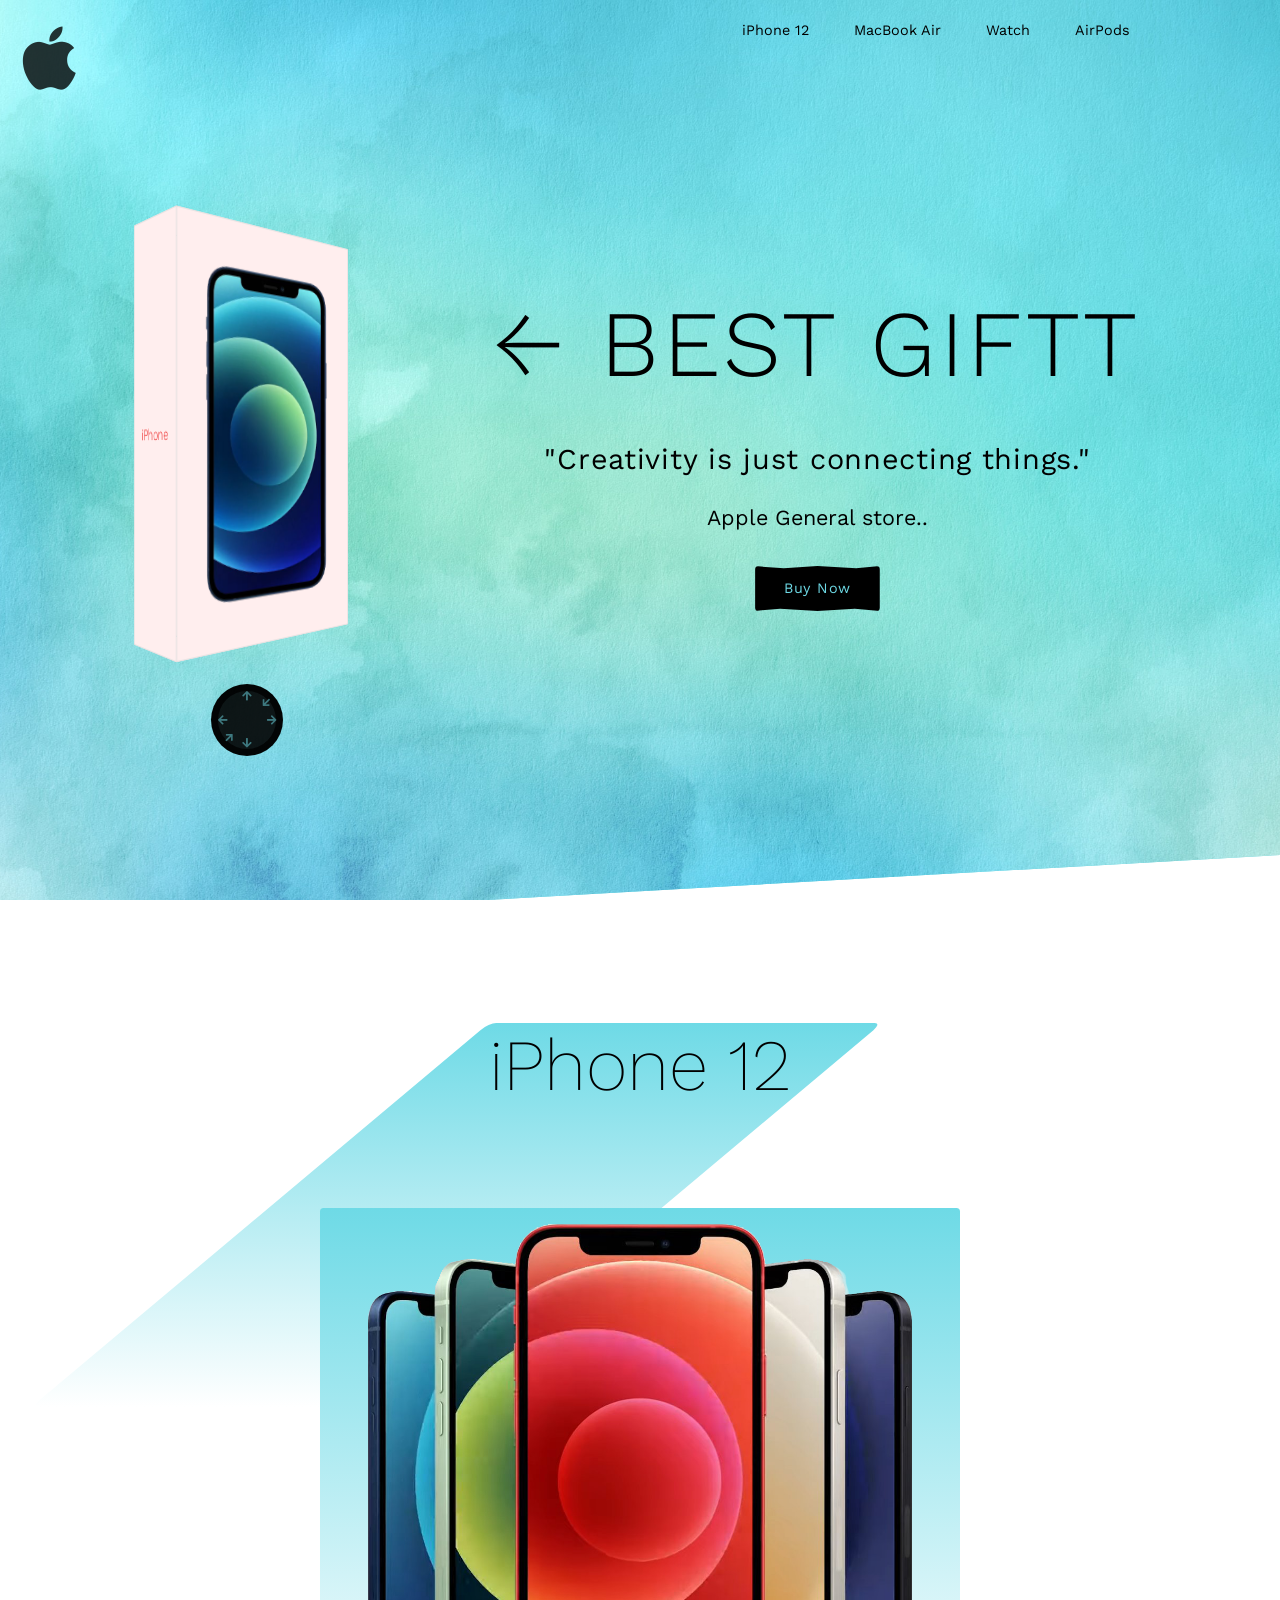
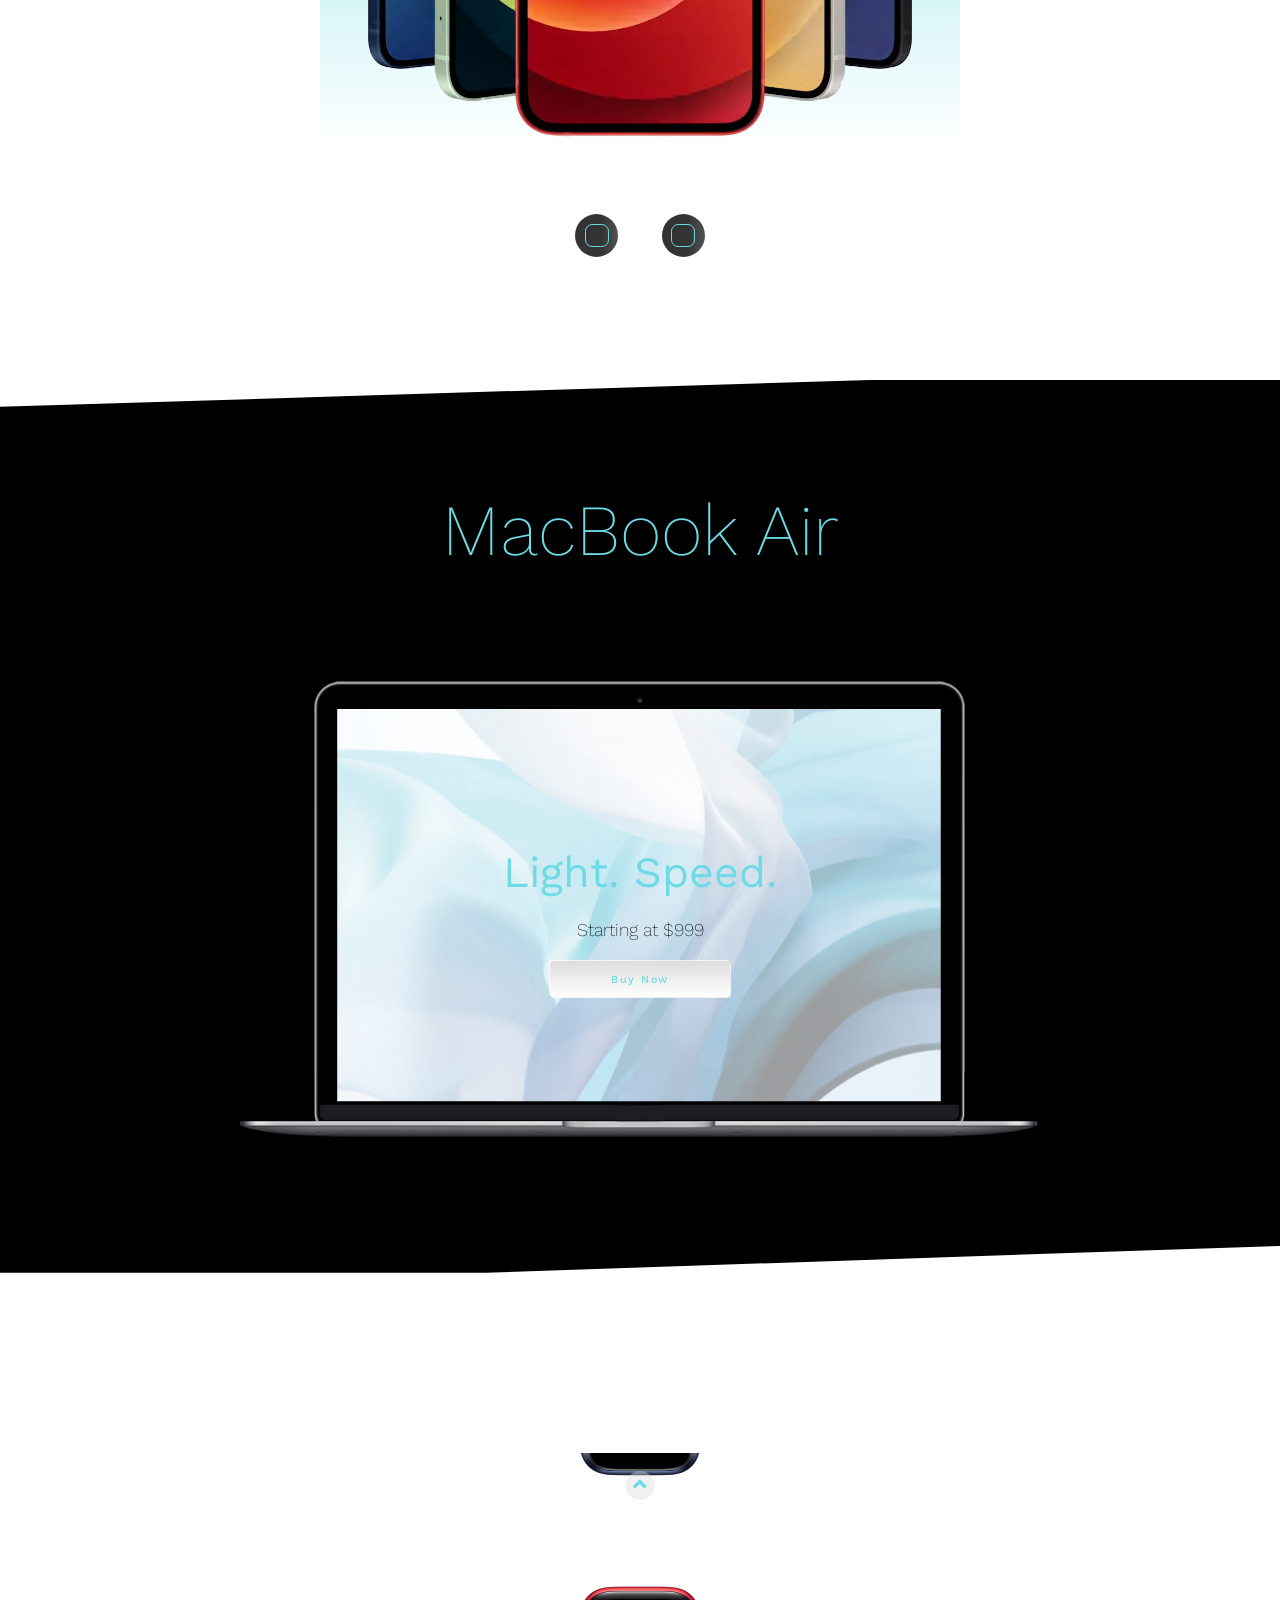
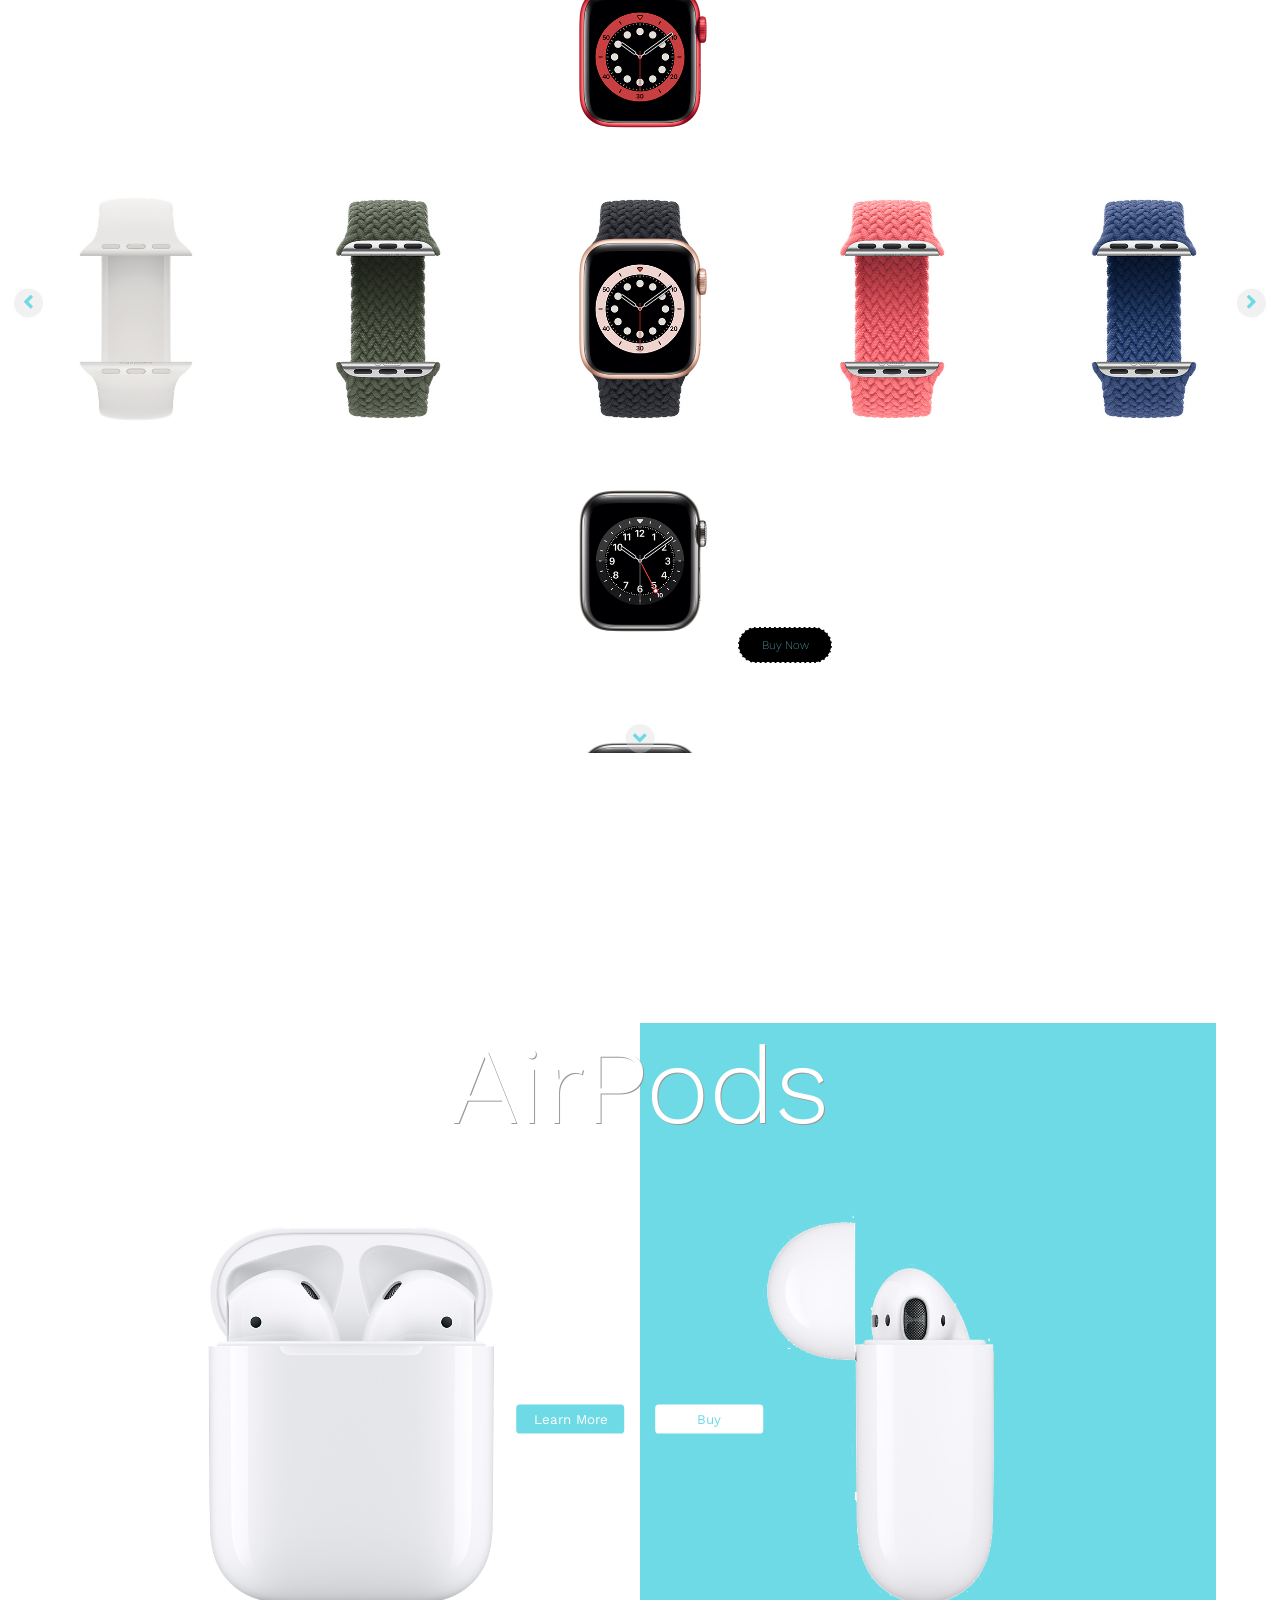
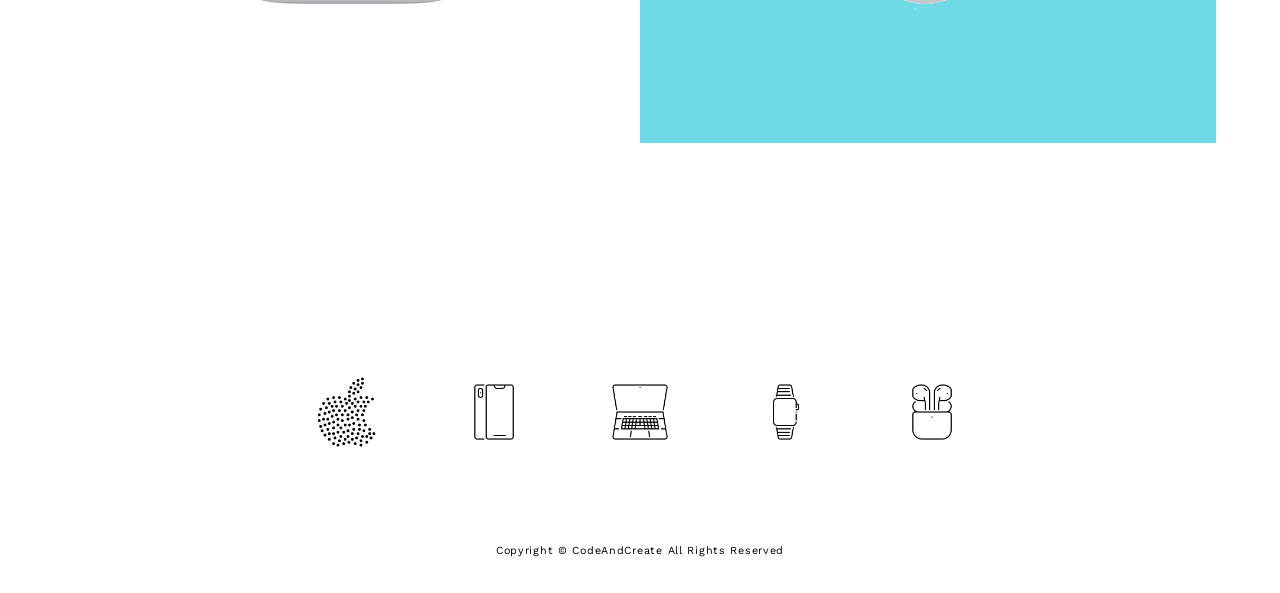
<file: Final Files/index.html>
<!DOCTYPE html>
<html lang="en" xmlns:mso="urn:schemas-microsoft-com:office:office" xmlns:msdt="uuid:C2F41010-65B3-11d1-A29F-00AA00C14882">
<head>
    <meta charset="UTF-8">
    <meta name="viewport" content="width=device-width, initial-scale=1.0">
    <title></title>
    <link rel="shortcut icon" href="images/Icons/home-icon.png">
    <link rel="stylesheet" href="style.css">
    <link rel="stylesheet" href="https://cdnjs.cloudflare.com/ajax/libs/font-awesome/5.15.1/css/all.min.css">

<!--[if gte mso 9]><xml>
<mso:CustomDocumentProperties>
<mso:display_urn_x003a_schemas-microsoft-com_x003a_office_x003a_office_x0023_Editor msdt:dt="string">Clara Joseph</mso:display_urn_x003a_schemas-microsoft-com_x003a_office_x003a_office_x0023_Editor>
<mso:Order msdt:dt="string">978500.000000000</mso:Order>
<mso:ComplianceAssetId msdt:dt="string"></mso:ComplianceAssetId>
<mso:SharedWithUsers msdt:dt="string"></mso:SharedWithUsers>
<mso:_ExtendedDescription msdt:dt="string"></mso:_ExtendedDescription>
<mso:display_urn_x003a_schemas-microsoft-com_x003a_office_x003a_office_x0023_Author msdt:dt="string">Clara Joseph</mso:display_urn_x003a_schemas-microsoft-com_x003a_office_x003a_office_x0023_Author>
<mso:ContentTypeId msdt:dt="string">0x0101007AF853F3FE6B504C915F2343DFBD0DA8</mso:ContentTypeId>
<mso:_SourceUrl msdt:dt="string"></mso:_SourceUrl>
<mso:_SharedFileIndex msdt:dt="string"></mso:_SharedFileIndex>
<mso:MediaLengthInSeconds msdt:dt="string"></mso:MediaLengthInSeconds>
</mso:CustomDocumentProperties>
</xml><![endif]-->
</head>
<body>
    <div class="container">
        <!-- Section 1 -->
        <section class="section-1" id="section-1">
            <!-- Logo -->
            <a href="#" class="logo">
                <i class="fab fa-apple"></i>
            </a>
            <!--End of Logo -->

            <!-- Navbar -->
            <nav class="navbar">
                <a href="#section-2" class="navbar-link">iPhone 12</a>
                <a href="#section-3" class="navbar-link">MacBook Air</a>
                <a href="#section-3" class="navbar-link">Watch</a>
                <a href="#section-4" class="navbar-link">AirPods</a>
            </nav>
            <!-- End of Navbar -->

            <!-- Cube -->
            <div class="cube-wrapper">
                <div class="cube">
                    <div class="front-side">
                        <img src="images/iphone.png">
                    </div>
                    <div class="back-side center">
                        <i class="fab fa-apple"></i>
                    </div>
                </div>

                <!-- Controls -->
                <div class="controls">
                    <a href="#" class="top-x-control">
                        <i class="fas fa-arrow-up "></i>
                    </a>
                    <a href="#" class="bottom-x-control">
                        <i class="fas fa-arrow-down "></i>
                    </a>
                    <a href="#" class="left-y-control">
                        <i class="fas fa-arrow-left "></i>
                    </a>
                    <a href="#" class="right-y-control">
                        <i class="fas fa-arrow-right "></i>
                    </a>
                    <a href="#" class="top-z-control">
                        <i class="fas fa-arrow-down "></i>
                    </a>
                    <a href="#" class="bottom-z-control">
                        <i class="fas fa-arrow-up "></i>
                    </a>
                </div>
                <!-- End of Controls -->
            </div>
            <!-- End of Cube -->

            <!-- Banner -->
            <div class="section-1-banner center">
                <h1>&#8592; Best Giftt</h1>
                <p>"Creativity is just connecting things."</p>
                <span> Apple General store..</span>
                <button type="button">Buy Now</button>
            </div>
            <!-- End of Banner -->

            <!-- Slideshow -->
            <div class="slideshow"></div>
            <!-- End of Slideshow -->
        </section>
        <!-- End of Section 1 -->

        <!-- Section 2 -->
        <section class="section-2" id="section-2">
            <!-- Section 2 Heading -->
            <h1 class="section-2-heading">iPhone 12</h1>
            <!-- End of Section 2 Heading -->

            <!-- Section 2 Images -->
            <div class="iphones">
                <img src="images/iPhones/iphones-1-img.png" class="iphone-img-1">
                <img src="images/iPhones/iphones-2-img.png" class="iphone-img-2">
            </div>
            <!-- End of Section 2 Images -->

            <!-- Section 2 Buttons -->
            <div class="iphone-btns">
                <a href="#" class="iphone-btn center"><span>Learn More</span></a>
                <a href="#" class="iphone-btn center"><span>Shop</span></a>
            </div>
            <!-- End of Section 2 Buttons -->
        </section>
        <!-- End of Section 2 -->

        <!-- Section 3 -->
        <section class="section-3 center" id="section-3">
            <!-- Section 3 Heading -->
            <h1 class="section-3-heading">MacBook Air</h1>
            <!-- End of Section 3 Heading -->

            <!-- Section 3 Content -->
            <div class="section-3-content center">
                <!-- Section 3 Images -->
                <img src="images/MacBook/macbook-screen.png" class="macbook-img-1">
                <img src="images/MacBook/macbook-keyboard.png" class="macbook-img-2">
                <!-- End of Section 3 Images -->

                <!-- Section 3 Loading -->
                <div class="loading-wrapper">
                    <div class="loading center">
                        <i class="fab fa-apple"></i>
                        <div class="progress-bar"></div>
                    </div>
                </div>
                <!-- End of Section 3 Loading -->

                <!-- Section 3 Info -->
                <div class="macbook-info">
                    <h2 class="macbook-info-heading">Light. Speed.</h2>
                    <p class="macbook-price">Starting at $999</p>
                    <button class="macbook-btn">Buy Now</button>
                </div>
                <!-- End of Section 3 Info -->
            </div>
            <!-- End of Section 3 Content -->
        </section>
        <!-- End of Section 3 -->

        <!-- Section 4 -->
        <section class="section-4 center" id="section-4">
            <!-- Section 4 Watches -->
            <div class="watches center">
                <!-- Watch Bands -->
                <div class="watch-bands center">
                    <img src="images/watches/watch-band-1.jpg" class="watch-band-img">
                    <img src="images/watches/watch-band-2.jpg" class="watch-band-img">
                    <img src="images/watches/watch-band-3.jpg" class="watch-band-img">
                    <img src="images/watches/watch-band-4.jpg" class="watch-band-img">
                    <img src="images/watches/watch-band-5.jpg" class="watch-band-img">
                    <img src="images/watches/watch-band-6.jpg" class="watch-band-img">
                    <img src="images/watches/watch-band-7.jpg" class="watch-band-img">
                    <img src="images/watches/watch-band-8.jpg" class="watch-band-img">
                    <img src="images/watches/watch-band-9.jpg" class="watch-band-img">
                </div>
                <!-- End of Watch Bands -->

                <!-- Watch Cases -->
                <div class="watch-cases center">
                    <img src="images/watches/watch-case-1.png" class="watch-case-img">
                    <img src="images/watches/watch-case-2.png" class="watch-case-img">
                    <img src="images/watches/watch-case-3.png" class="watch-case-img">
                    <img src="images/watches/watch-case-4.png" class="watch-case-img">
                    <img src="images/watches/watch-case-5.png" class="watch-case-img">
                    <img src="images/watches/watch-case-6.png" class="watch-case-img">
                    <img src="images/watches/watch-case-7.png" class="watch-case-img">
                    <img src="images/watches/watch-case-8.png" class="watch-case-img">
                    <img src="images/watches/watch-case-9.png" class="watch-case-img">
                </div>
                <!-- End of Watch Cases -->
            </div>
            <!-- End of Section 4 Watches -->

            <!-- Watch Controls -->
            <a href="#" class="watch-control watch-top-control center">
                <i class="fas fa-angle-up"></i>
            </a>
            <a href="#" class="watch-control watch-right-control center">
                <i class="fas fa-angle-right"></i>
            </a>
            <a href="#" class="watch-control watch-bottom-control center">
                <i class="fas fa-angle-down"></i>
            </a>
            <a href="#" class="watch-control watch-left-control center">
                <i class="fas fa-angle-left"></i>
            </a>
            <!-- End of Watch Controls -->

            <!-- Watch Button -->
            <button class="watch-btn">Buy Now</button>
            <!-- End of Watch Button -->
        </section>
        <!-- End of Section 4 -->

        <!-- Section 5 -->
        <section class="section-5 center" id="section-5">
            <!-- Section 5 Content -->
            <div class="airpods">
                <!-- Section 5 Heading -->
                <h1 class="section-5-heading">AirPods</h1>
                <!-- End of Section 5 Heading -->

                <!-- Section 5 Images -->
                <img src="images/AirPods/airpods-1.png" class="airpods-img-1">
                <img src="images/AirPods/airpods-2.png" class="airpods-img-2">
                <!-- End of Section 5 Images -->

                <!-- Section 5 Buttons -->
                <div class="airpods-buttons">
                    <button class="airpods-btn">Learn More</button>
                    <button class="airpods-btn">Buy</button>
                </div>
                <!-- End of Section 5 Buttons -->
            </div>
            <!-- End of Section 5 Content -->
        </section>
        <!-- End of Section 5 -->

        <!-- Section 6 -->
        <section class="section-6 center">
            <div class="section-6-icons">
                <a href="#section-1" class="icon-link">
                    <img src="images/Icons/home-icon.png">
                </a>
                <a href="#section-2" class="icon-link">
                    <img src="images/Icons/iphone-icon.png">
                </a>
                <a href="#section-3" class="icon-link">
                    <img src="images/Icons/macbook-icon.png">
                </a>
                <a href="#section-4" class="icon-link">
                    <img src="images/Icons/watch-icon.png">
                </a>
                <a href="#section-5" class="icon-link">
                    <img src="images/Icons/airpods-icon.png">
                </a>
            </div>
            <p class="copyright">Copyright &copy; CodeAndCreate All Rights Reserved</p>
        </section>
        <!-- End of Section 6 -->
    </div>
    <script src="script.js"></script>
</body>
</html>
</file>
<file: Final Files/style.css>
@import url("https://fonts.googleapis.com/css2?family=Work+Sans:wght@100;200;300;400;500;600;700;800;900&display=swap");

/* Common Styles */
* {
  margin: 0;
  padding: 0;
  box-sizing: border-box;
  list-style-type: none;
  outline: none;
  text-decoration: none;
  font-family: "Work Sans", sans-serif;
}

html {
  font-size: 62.5%;
  scroll-behavior: smooth;
}

:root {
  --primary-color: #6edae6;
  --white-color: #fff;
  --black-color: #000;
}

.center {
  display: flex;
  justify-content: center;
  align-items: center;
}
/* End of Common Styles */

/* Section 1 */
.section-1 {
  width: 100%;
  height: 100vh;
  background-color: var(--primary-color);
  display: flex;
  align-items: center;
  justify-content: space-evenly;
  clip-path: polygon(100% 0, 100% 95%, 38% 100%, 0 100%, 0 0);
  position: relative;
}

/* Logo */
.logo {
  position: absolute;
  top: 3rem;
  left: 3rem;
}

.logo i {
  font-size: 10rem;
  color: rgba(0, 0, 0, 0.8);
}
/* End of Logo */

/* Navbar */
.navbar {
  position: absolute;
  top: 3rem;
  right: 10%;
}

.navbar-link {
  font-size: 2rem;
  display: inline-block;
  margin: 0 3rem;
  color: var(--black-color);
  transition: transform 0.5s;
}

.navbar-link:hover {
  transform: scale(1.5);
}
/* End of Navbar */

/* Cube */
.cube-wrapper {
  perspective: 100rem;
}

.cube {
  width: 30rem;
  height: 55rem;
  transform-style: preserve-3d;
  transform: rotateX(0) rotateY(20deg) rotateZ(0);
  position: relative;
  top: -2rem;
  transition: transform 0.5s;
}

.front-side,
.back-side {
  width: 100%;
  height: 100%;
  background-color: #fee;
  position: absolute;
  transform-style: preserve-3d;
  box-shadow: inset 0.1rem 0.1rem 0.1rem #ddd, inset -0.1rem -0.1rem 0.1rem #ddd;
}

.front-side {
  padding: 2.5rem;
  transform: translateZ(5rem);
}

.front-side::before,
.front-side::after {
  content: "";
  width: 100%;
  height: 10rem;
  background-color: #fee;
  position: absolute;
  box-shadow: inset 0.1rem 0.1rem 0.1rem #ddd, inset -0.1rem -0.1rem 0.1rem #ddd;
}

.front-side::before {
  top: 0;
  left: 0;
  transform: rotateX(-90deg);
  transform-origin: top;
}

.front-side::after {
  bottom: 0;
  left: 0;
  transform: rotateX(90deg);
  transform-origin: bottom;
}

.front-side img {
  width: 100%;
  height: 100%;
  object-fit: contain;
}

.back-side {
  transform: translateZ(-5rem);
}

.back-side::before,
.back-side::after {
  content: "iPhone";
  width: 10rem;
  height: 100%;
  background-color: #fee;
  position: absolute;
  display: flex;
  justify-content: center;
  align-items: center;
  font-size: 2rem;
  font-weight: 300;
  color: #ec1919;
  box-shadow: inset 0.1rem 0.1rem 0.1rem #ddd, inset -0.1rem -0.1rem 0.1rem #ddd;
}

.back-side::before {
  top: 0;
  left: 0;
  transform: rotateY(-90deg);
  transform-origin: left;
}

.back-side::after {
  top: 0;
  right: 0;
  transform: rotateY(90deg);
  transform-origin: right;
}

.back-side i {
  font-size: 12rem;
  color: var(--primary-color);
  text-shadow: 0.1rem 0.1rem 0.2rem #aaa, -0.1rem -0.1rem 0.2rem #aaa;
  transform: rotateY(180deg);
}

/* Controls */
.controls {
  position: absolute;
  bottom: -15rem;
  left: 50%;
  transform: translateX(-50%);
  width: 10rem;
  height: 10rem;
  background-color: rgba(0, 0, 0, 0.9);
  border-radius: 50%;
  border: 1rem solid rgba(0, 0, 0, 0.8);
}

.controls a {
  position: absolute;
}

.controls a:nth-child(1) {
  top: 0;
  left: 50%;
  transform: translateX(-50%);
}

.controls a:nth-child(2) {
  bottom: 0;
  left: 50%;
  transform: translateX(-50%);
}

.controls a:nth-child(3) {
  top: 50%;
  left: 0;
  transform: translateY(-50%);
}

.controls a:nth-child(4) {
  top: 50%;
  right: 0;
  transform: translateY(-50%);
}

.controls a:nth-child(5) {
  top: 10%;
  right: 10%;
  transform: rotate(45deg);
}

.controls a:nth-child(6) {
  bottom: 10%;
  left: 10%;
  transform: rotate(45deg);
}

.controls i {
  font-size: 1.5rem;
  color: var(--primary-color);
  opacity: 0.5;
  transition: opacity 0.5s;
}

.controls a:hover i {
  opacity: 1;
}
/* End of Controls */
/* End of Cube */

/* Banner */
.section-1-banner {
  flex-direction: column;
}

.section-1-banner h1 {
  font-size: 13rem;
  font-weight: 300;
  text-transform: uppercase;
  letter-spacing: 0.5rem;
}

.section-1-banner p {
  font-size: 4rem;
  font-weight: 400;
  letter-spacing: 0.1rem;
  margin: 6rem 0 4rem 0;
}

.section-1-banner span {
  font-size: 3rem;
  margin-bottom: 5rem;
}

.section-1-banner button {
  padding: 2rem 4rem;
  font-size: 2rem;
  background-color: var(--black-color);
  color: var(--primary-color);
  font-weight: 400;
  letter-spacing: 0.1rem;
  border: none;
  border-radius: 0.5rem;
  cursor: pointer;
  clip-path: polygon(
    50% 0%,
    81% 5%,
    100% 0,
    100% 100%,
    80% 95%,
    50% 100%,
    20% 95%,
    0 100%,
    0 0,
    23% 5%
  );
  transition: clip-path 0.5s;
}

.section-1-banner button:hover {
  clip-path: polygon(
    40% 15%,
    77% 15%,
    100% 10%,
    100% 90%,
    75% 85%,
    40% 85%,
    30% 100%,
    0 50%,
    0 50%,
    30% 0
  );
}
/* End of Banner */

/* Slideshow */
.slideshow {
  width: 100%;
  height: 100%;
  position: absolute;
  top: 0;
  left: 0;
  z-index: -1;
}

.slideshow div {
  width: 100%;
  height: 100%;
  position: absolute;
  background-size: cover;
  background-position: center;
  background-repeat: no-repeat;
  opacity: 0;
  transition: opacity 5s;
}

.slideshow div.change {
  opacity: 1;
}
/* End of Slideshow */
/* End of Section 1 */

/* Section 2 */
.section-2 {
  width: 100%;
  height: 120vh;
  padding: 10vh 0;
  display: flex;
  flex-direction: column;
  align-items: center;
  justify-content: space-around;
}

/* Section 2 Heading */
.section-2-heading {
  font-size: 10rem;
  font-weight: 200;
  color: var(--black-color);
  position: relative;
  margin-bottom: 5rem;
}

.section-2-heading::before {
  content: "";
  width: 130%;
  height: 30vw;
  background-image: linear-gradient(var(--primary-color), var(--white-color));
  position: absolute;
  top: 0;
  left: 0;
  transform: skewX(-50deg);
  transform-origin: left top;
  z-index: -1;
  border-radius: 1rem;
}
/* End of Section 2 Heading */

/* Section 2 Images */
.iphones {
  height: 60vh;
  width: 50vw;
  background-image: linear-gradient(var(--primary-color), var(--white-color));
  border-radius: 0.5rem;
}

.iphones img {
  width: inherit;
  height: inherit;
  object-fit: contain;
  position: absolute;
  transition: opacity 3s;
}

.iphone-img-2 {
  opacity: 0;
}

.iphones:hover .iphone-img-1 {
  opacity: 0;
}

.iphones:hover .iphone-img-2 {
  opacity: 1;
}
/* End of Section 2 Images */

/* Section 2 Buttons */
.iphone-btns {
  display: flex;
}

.iphone-btn {
  width: 6rem;
  height: 6rem;
  background-image: linear-gradient(
    to right,
    rgb(51, 51, 51) 60%,
    rgb(82, 82, 82)
  );
  margin: 0 3rem;
  border-radius: 50%;
  position: relative;
}

.iphone-btn::after {
  content: "";
  width: 50%;
  height: 50%;
  display: block;
  border: 0.1rem solid #6edae6;
  border-radius: 1rem;
}

.iphone-btn span {
  position: absolute;
  top: -3rem;
  font-size: 1.6rem;
  font-weight: 400;
  text-transform: uppercase;
  letter-spacing: 0.1rem;
  color: var(--primary-color);
  width: max-content;
  transform: scale(0);
  transition: transform 0.5s;
}

.iphone-btn:hover span {
  transform: scale(1);
}
/* End of Section 2 Buttons */
/* End of Section 2 */

/* Section 3 */
.section-3 {
  width: 100%;
  height: 100%;
  background-color: var(--black-color);
  flex-direction: column;
  padding: 15rem 0;
  clip-path: polygon(68% 0, 100% 0, 100% 97%, 38% 100%, 0 100%, 0 3%);
}

/* Section 3 Heading */
.section-3-heading {
  font-size: 10rem;
  font-weight: 200;
  color: var(--primary-color);
  margin-bottom: 15rem;
}
/* End of Section 3 Heading */

/* Section 3 Content */
.section-3-content {
  width: 80%;
  flex-direction: column;
  perspective: 1000rem;
  position: relative;
}

/* Section 3 Images */
.section-3-content img {
  width: inherit;
}

.macbook-img-1 {
  transform: rotateX(-80deg);
  transform-origin: bottom;
}

.change .macbook-img-1 {
  transform: rotateX(0);
  transition: transform 3s;
}
/* End of Section 3 Images */

/* Section 3 Loading */
.loading-wrapper {
  position: absolute;
  top: 6%;
  width: 60%;
  height: 85%;
  background: linear-gradient(
      rgba(255, 255, 255, 0.6),
      rgba(255, 255, 255, 0.6)
    ),
    url(images/MacBook/macbook-1-desktop.png) center no-repeat;
  z-index: -1;
  opacity: 0;
}

.change .loading-wrapper {
  opacity: 1;
  transition: opacity 1s 2s;
}

.loading {
  width: 100%;
  height: 100%;
  position: absolute;
  top: 0;
  left: 0;
  background-color: var(--black-color);
  flex-direction: column;
}

.change .loading {
  opacity: 0;
  transition: 1s 5s;
}

.loading i {
  font-size: 10rem;
  color: var(--white-color);
  margin-bottom: 2rem;
}

.progress-bar {
  width: 22rem;
  height: 0.3rem;
  background-color: #888;
  border-radius: 5rem;
  position: relative;
}

.progress-bar::after {
  content: "";
  position: absolute;
  top: 0;
  left: 0;
  width: 0;
  height: 100%;
  background-color: var(--white-color);
}

.change .progress-bar::after {
  width: 100%;
  transition: width 1s 3s;
}
/* End of Section 3 Loading */

/* Section 3 Info */
.macbook-info {
  position: absolute;
  width: 70rem;
  text-align: center;
  opacity: 0;
}

.change .macbook-info {
  opacity: 1;
  transition: opacity 1s 6s;
}

.macbook-info-heading {
  font-size: 6rem;
  font-weight: 400;
  color: var(--primary-color);
}

.macbook-price {
  font-size: 2.5rem;
  font-weight: 200;
  margin: 3rem 0;
}

.macbook-btn {
  width: 25rem;
  height: 5rem;
  background-image: linear-gradient(#ddd, #fff);
  border: none;
  border-radius: 0.5rem;
  box-shadow: 0.1rem 0.1rem 0.1rem #fff, -0.1rem -0.1rem 0.1rem #fff;
  font-size: 1.5rem;
  font-weight: 500;
  letter-spacing: 0.2rem;
  color: var(--primary-color);
  cursor: pointer;
}
/* End of Section 3 Info */
/* End of Section 3 Content */
/*End of Section 3 */

/* Section 4 */
.section-4 {
  height: 140vh;
  padding: 20vh 0;
  flex-direction: column;
  position: relative;
}

/* Section 4 Watches */
.watches {
  position: relative;
  width: 100%;
  height: 100%;
  overflow: hidden;
}

.watches > div {
  position: absolute;
}
/* Watch Bands */
.watch-bands {
  transition: margin-right 1s;
}

.watch-band-img {
  width: 35rem;
  height: 35rem;
  object-fit: contain;
}
/* End of Watch Bands */

/* Watch Cases */
.watch-cases {
  flex-direction: column;
  transition: margin-top 1s;
}

.watch-case-img {
  width: 35rem;
  height: 35rem;
  object-fit: contain;
}
/* End of Watch Cases */
/* End of Section 4 Watches */

/* Watch Controls */
.watch-control {
  position: absolute;
  width: 4rem;
  height: 4rem;
  background-color: rgba(221, 221, 221, 0.4);
  border-radius: 5rem;
}

.hideControl {
  opacity: 0;
  visibility: hidden;
}

.watch-control i {
  font-size: 3rem;
  color: var(--primary-color);
}

.watch-top-control {
  top: 22vh;
  left: 50%;
  transform: translateX(-50%);
}

.watch-right-control {
  top: 50%;
  right: 2rem;
  transform: translateY(-50%);
}

.watch-bottom-control {
  left: 50%;
  bottom: 20vh;
  transform: translateX(-50%);
}

.watch-left-control {
  top: 50%;
  left: 2rem;
  transform: translateY(-50%);
}
/* End of Watch Controls */

/* Watch Button */
.watch-btn {
  position: absolute;
  bottom: 30vh;
  right: 35%;
  width: 13rem;
  height: 5rem;
  background-color: var(--black-color);
  color: var(--primary-color);
  border: 0.1rem dashed var(--white-color);
  border-radius: 4rem;
  font-size: 1.6rem;
  font-weight: 200;
  cursor: pointer;
}
/* End of Watch Button */
/* End of Section 4 */

/* Section 5 */
.section-5 {
  width: 100%;
  height: 100vh;
}

/* Section 5 Content */
.airpods {
  width: 90%;
  height: 80%;
  display: flex;
  position: relative;
}

/* Section 5 Heading */
.section-5-heading {
  position: absolute;
  top: 0;
  left: 50%;
  transform: translateX(-50%);
  font-size: 15rem;
  font-weight: 300;
  color: var(--white-color);
  text-shadow: 0.1rem 0.1rem 0 #999;
}
/* End of Section 5 Heading */

/* Section 5 Images */
.airpods img {
  width: 50%;
  height: 100%;
  object-fit: contain;
}

.airpods-img-2 {
  background-color: var(--primary-color);
}
/* End of Section 5 Images */

/* Section 5 Buttons */
.airpods-buttons {
  position: absolute;
  top: 50%;
  left: 50%;
  transform: translate(-50%, -50%);
  margin-top: 5rem;
}

.airpods-btn {
  width: 15rem;
  height: 4rem;
  background-color: var(--primary-color);
  margin: 0 2rem;
  border: none;
  border-radius: 0.5rem;
  color: var(--white-color);
  cursor: pointer;
}

.airpods-btn:last-child {
  background-color: var(--white-color);
  color: var(--primary-color);
}
/* End of Section 5 Buttons */
/* End of Section 5 Content */
/* End of Section 5 */

/* Section 6 */
.section-6 {
  width: 100%;
  height: 40vh;
  position: relative;
}

.icon-link {
  margin: 0 5rem;
}

.icon-link img {
  width: 10rem;
}

.copyright {
  position: absolute;
  bottom: 5rem;
  font-size: 1.5rem;
  letter-spacing: 0.1rem;
}
/* End of Section 6 */

/* Responsive */
@media (max-width: 1500px) {
  html {
    font-size: 45%;
  }
}

@media (max-width: 1100px) {
  html {
    font-size: 40%;
  }

  .navbar-link {
    font-weight: 700;
  }

  .section-1-banner h1 {
    font-size: 8rem;
  }

  .section-1-banner p {
    font-size: 3rem;
  }

  .watch-btn {
    right: 25%;
  }
}

@media (max-width: 900px) {
  .section-3-content {
    width: 90%;
  }

  .loading-wrapper {
    width: 70%;
  }

  .loading i {
    font-size: 6rem;
  }

  .section-5-heading {
    font-size: 12rem;
  }
}

@media (max-width: 700px) {
  .logo {
    top: 0;
    left: 2rem;
  }

  .logo i {
    font-size: 8rem;
  }

  .controls {
    display: none;
  }

  .cube-wrapper {
    opacity: 0.7;
  }

  .cube {
    top: 3rem;
  }

  .section-1-banner {
    position: absolute;
  }

  .section-1-banner h1 {
    position: relative;
    left: -5rem;
  }

  .section-1-banner h1::first-letter {
    visibility: hidden;
    opacity: 0;
  }

  .section-1-banner button:hover {
    clip-path: polygon(
      50% 0%,
      81% 5%,
      100% 0,
      100% 100%,
      80% 95%,
      50% 100%,
      20% 95%,
      0 100%,
      0 0,
      23% 5%
    );
  }

  .iphones {
    height: 70vh;
    width: 70vw;
  }

  .watch-btn {
    right: 15%;
  }

  .airpods-img-1 {
    display: none;
  }

  .airpods .airpods-img-2 {
    width: 100%;
  }

  .airpods-btn {
    background-color: var(--white-color);
    color: var(--primary-color);
    box-shadow: 0.1rem 0.1rem 0.1rem #ddd;
  }

  .icon-link {
    margin: 0 2rem;
  }
}

@media (max-width: 550px) {
  .navbar-link {
    margin: 0 1.5rem;
  }

  .section-2-heading {
    font-size: 8rem;
  }

  .section-3-heading {
    font-size: 8rem;
  }

  .macbook-info-heading {
    font-size: 5rem;
  }

  .macbook-btn {
    width: 15rem;
    height: 3rem;
    font-size: 1.3rem;
  }

  .airpods-buttons {
    width: 50rem;
    text-align: center;
  }

  .icon-link img {
    width: 8rem;
  }
}

@media (max-width: 450px) {
  html {
    font-size: 35%;
  }

  .logo {
    top: 10rem;
    left: 50%;
    transform: translateX(-50%);
  }

  .navbar {
    left: 50%;
    transform: translateX(-50%);
    width: max-content;
  }

  .section-1-banner p {
    text-align: center;
  }

  .iphones {
    width: 75vw;
  }

  .section-3-heading {
    font-size: 6rem;
  }

  .macbook-info {
    width: 40rem;
  }

  .macbook-info-heading {
    font-size: 3rem;
  }

  .macbook-price {
    font-size: 2rem;
    font-weight: 300;
  }

  .watch-btn {
    right: 5%;
  }

  .icon-link img {
    width: 6rem;
  }
}
/* End of Responsive */
</file>
